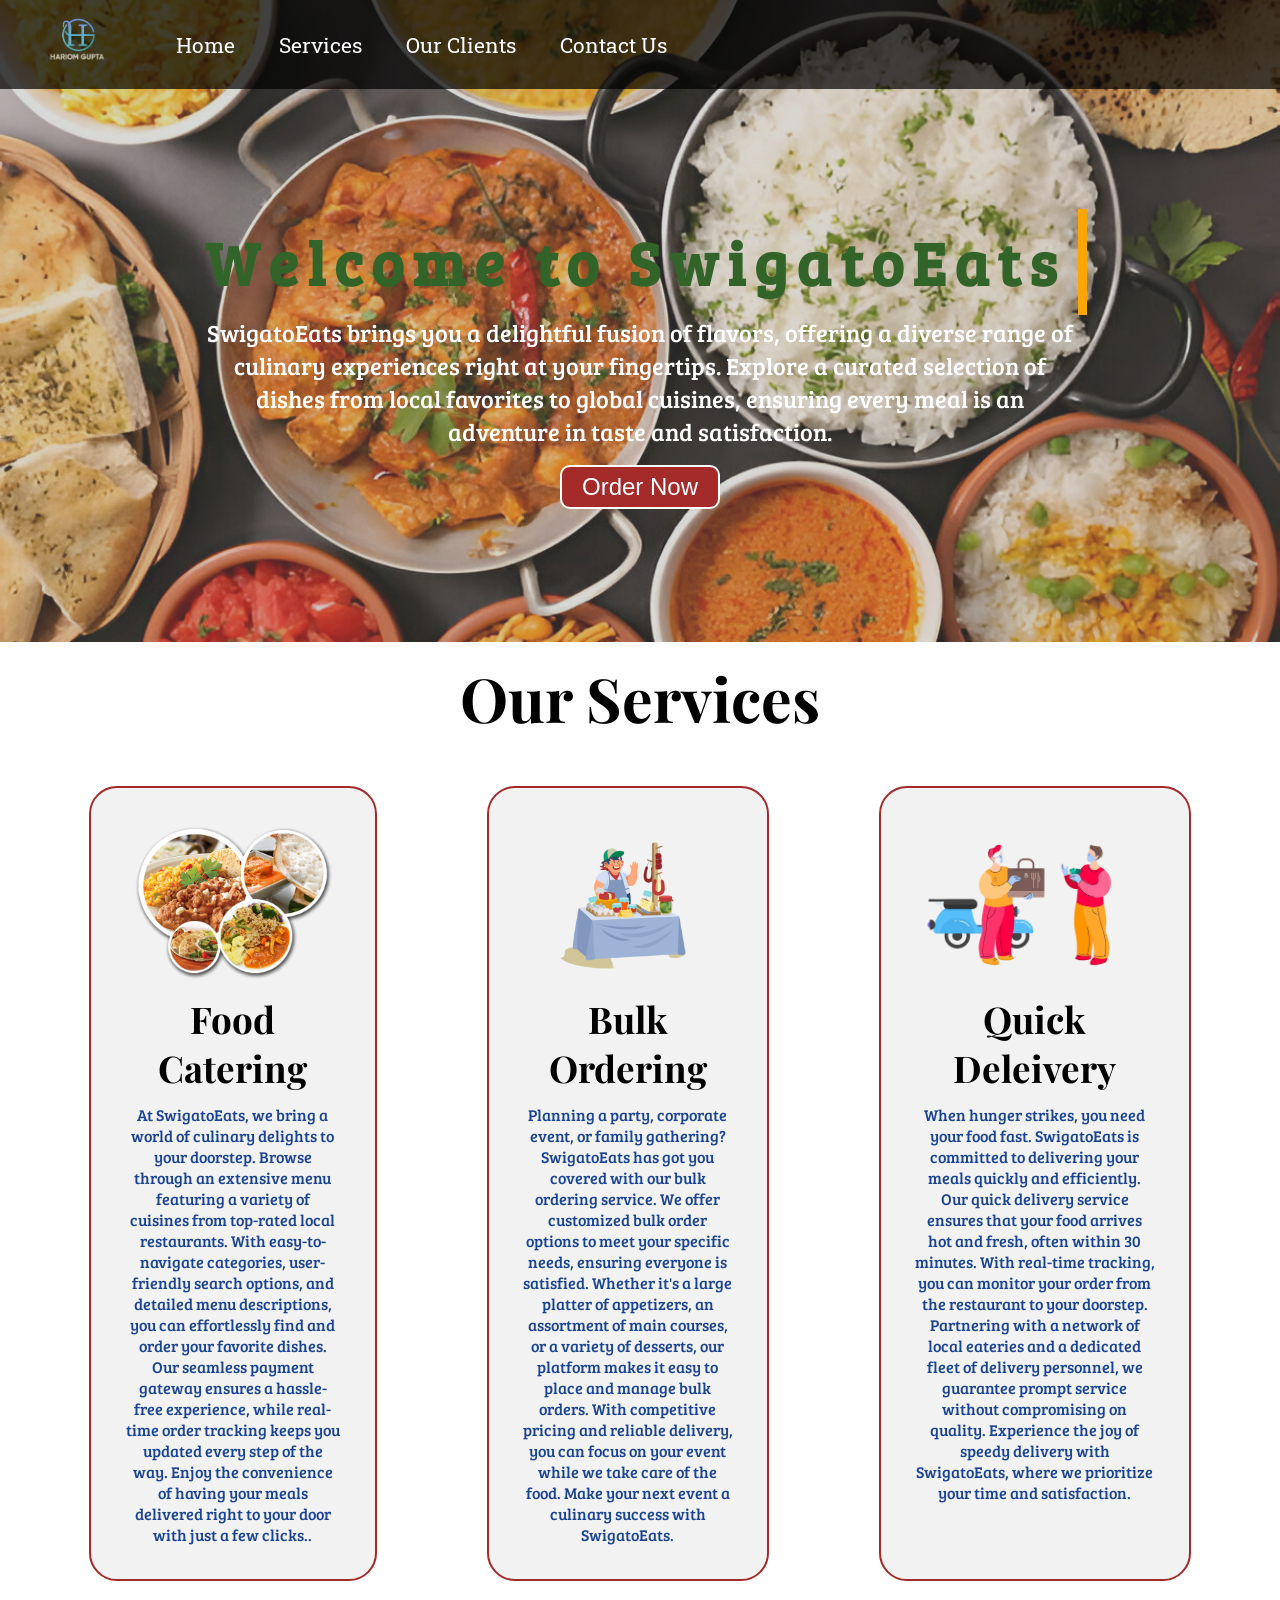
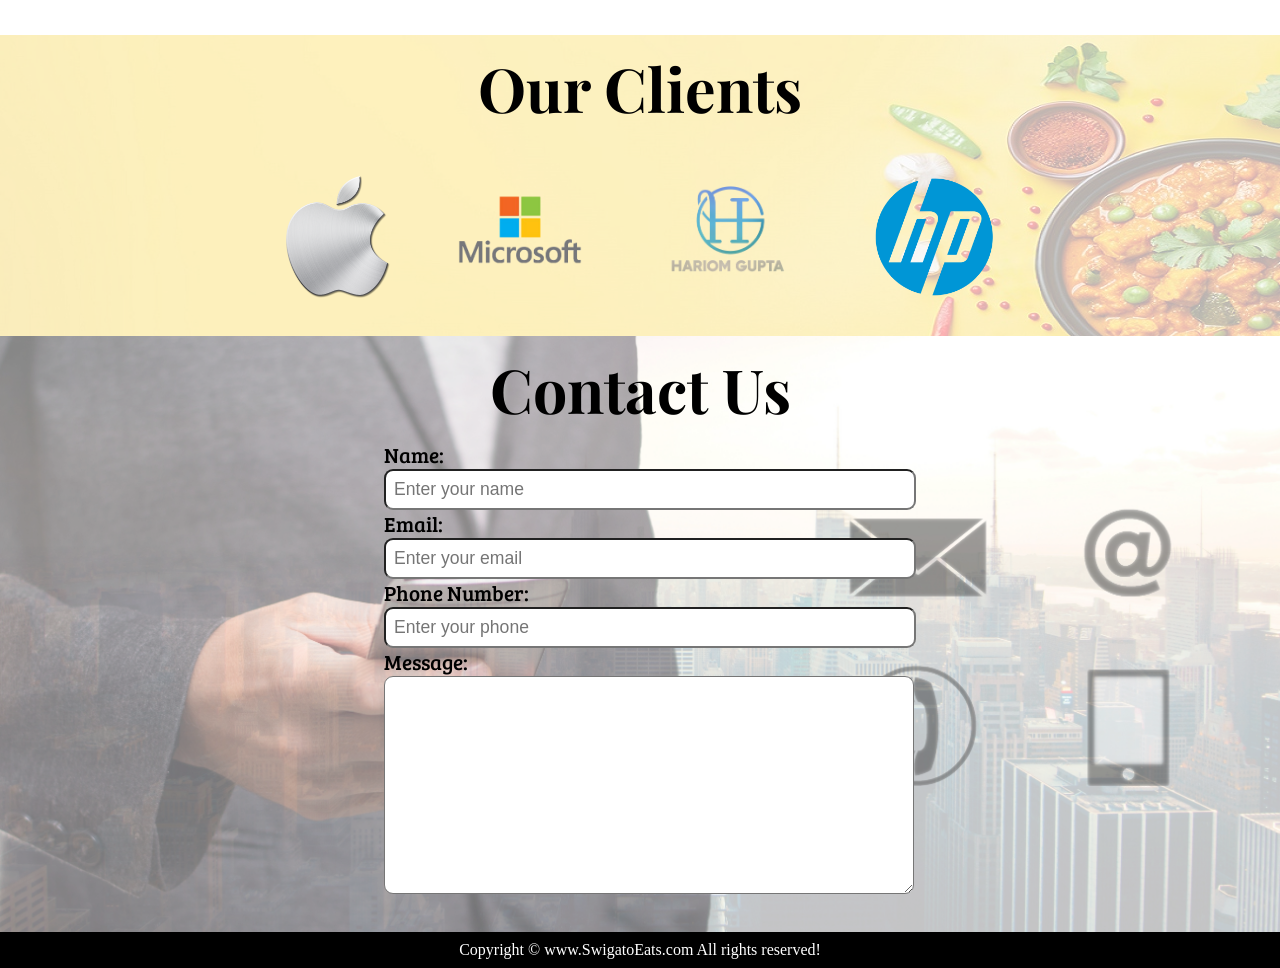
<file: 1. Lannding Page Food Ordering website/index.html>
<!DOCTYPE html>
<html lang="en">

<head>
    <meta charset="UTF-8">
    <meta name="viewport" content="width=device-width, initial-scale=1.0">
    <meta http-equiv="X-UA-Compatible" content="ie=edge">
    <title>Online Food Delivery Service in India | SwigatoEats.com</title>
    <link rel="stylesheet" href="css/style.css">
    <link rel="stylesheet" media="screen and (max-width: 1170px)" href="css/phone.css">
    <link href="https://fonts.googleapis.com/css?family=Baloo+Bhai|Bree+Serif&display=swap" rel="stylesheet">
</head>

<body>
    <nav id="navbar">
        <div id="logo">
            <img src="logo.png" alt="SwigatoEats.com">
        </div>
        <ul>
            <li class="item"><a href="#home">Home</a></li>
            <li class="item"><a href="#services-container">Services</a></li>
            <li class="item"><a href="#client-section">Our Clients</a></li>
            <li class="item"><a href="#contact">Contact Us</a></li>
        </ul>
    </nav>

    <section id="home">
        <h1 class="h-primary">Welcome to SwigatoEats </h1>
        <p>SwigatoEats brings you a delightful fusion of flavors, offering a diverse range of culinary experiences right at your fingertips. Explore a curated selection of dishes from local favorites to global cuisines, ensuring every meal is an adventure in taste and satisfaction.</p>
        <button class="btn">Order Now</button>
    </section>

    <section id="services-container">
        <h1 class="h-primary center">Our Services</h1>
        <div id="services">
            <div class="box">
                <img src="img/1.png" alt="">
                <h2 class="h-secondary center">Food Catering</h2>
                <p class="center">At SwigatoEats, we bring a world of culinary delights to your doorstep. Browse through an extensive menu featuring a variety of cuisines from top-rated local restaurants. With easy-to-navigate categories, user-friendly search options, and detailed menu descriptions, you can effortlessly find and order your favorite dishes. Our seamless payment gateway ensures a hassle-free experience, while real-time order tracking keeps you updated every step of the way. Enjoy the convenience of having your meals delivered right to your door with just a few clicks..</p>
            </div>
            <div class="box">
                <img src="img/2.png" alt="">
                <h2 class="h-secondary center">Bulk Ordering</h2>
                <p class="center">Planning a party, corporate event, or family gathering? SwigatoEats has got you covered with our bulk ordering service. We offer customized bulk order options to meet your specific needs, ensuring everyone is satisfied. Whether it's a large platter of appetizers, an assortment of main courses, or a variety of desserts, our platform makes it easy to place and manage bulk orders. With competitive pricing and reliable delivery, you can focus on your event while we take care of the food. Make your next event a culinary success with SwigatoEats.</p>
            </div>
            <div class="box">
                <img src="img/3.png" alt="">
                <h2 class="h-secondary center">Quick Deleivery</h2>
                <p class="center">When hunger strikes, you need your food fast. SwigatoEats is committed to delivering your meals quickly and efficiently. Our quick delivery service ensures that your food arrives hot and fresh, often within 30 minutes. With real-time tracking, you can monitor your order from the restaurant to your doorstep. Partnering with a network of local eateries and a dedicated fleet of delivery personnel, we guarantee prompt service without compromising on quality. Experience the joy of speedy delivery with SwigatoEats, where we prioritize your time and satisfaction.
                </p>
            </div>
        </div>
    </section>
    <section id="client-section">
        <h1 class="h-primary center">Our Clients</h1>
        <div id="clients">
            <div class="client-item">
                <img src="img/logo1.png" alt="Our Client">
            </div>
            <div class="client-item">
                <img src="img/logo2.png" alt="Our Client">
            </div>
          
            <div class="client-item">
                <img src="img/logo4.png" alt="Our Client">
            </div>
            <div class="client-item">
                <img src="img/logo3.png" alt="Our Client">
            </div>
        </div>

    </section>

    <section id="contact">
        <h1 class="h-primary center">Contact Us</h1>
        <div id="contact-box">
            <form action="">
                <div class="form-group">
                    <label for="name">Name: </label>
                    <input type="text" name="name" id="name" placeholder="Enter your name">
                </div>
                <div class="form-group">
                    <label for="email">Email: </label>
                    <input type="email" name="name" id="email" placeholder="Enter your email">
                </div>
                <div class="form-group">
                    <label for="phone">Phone Number: </label>
                    <input type="phone" name="name" id="phone" placeholder="Enter your phone">
                </div>
                <div class="form-group">
                    <label for="message">Message: </label>
                    <textarea name="message" id="message" cols="30" rows="10"></textarea>
                </div>
            </form>
        </div>
    </section>

    <footer>
        <div class="center">
            Copyright &copy; www.SwigatoEats.com All rights reserved!
        </div>
    </footer>
</body>

</html>
</file>
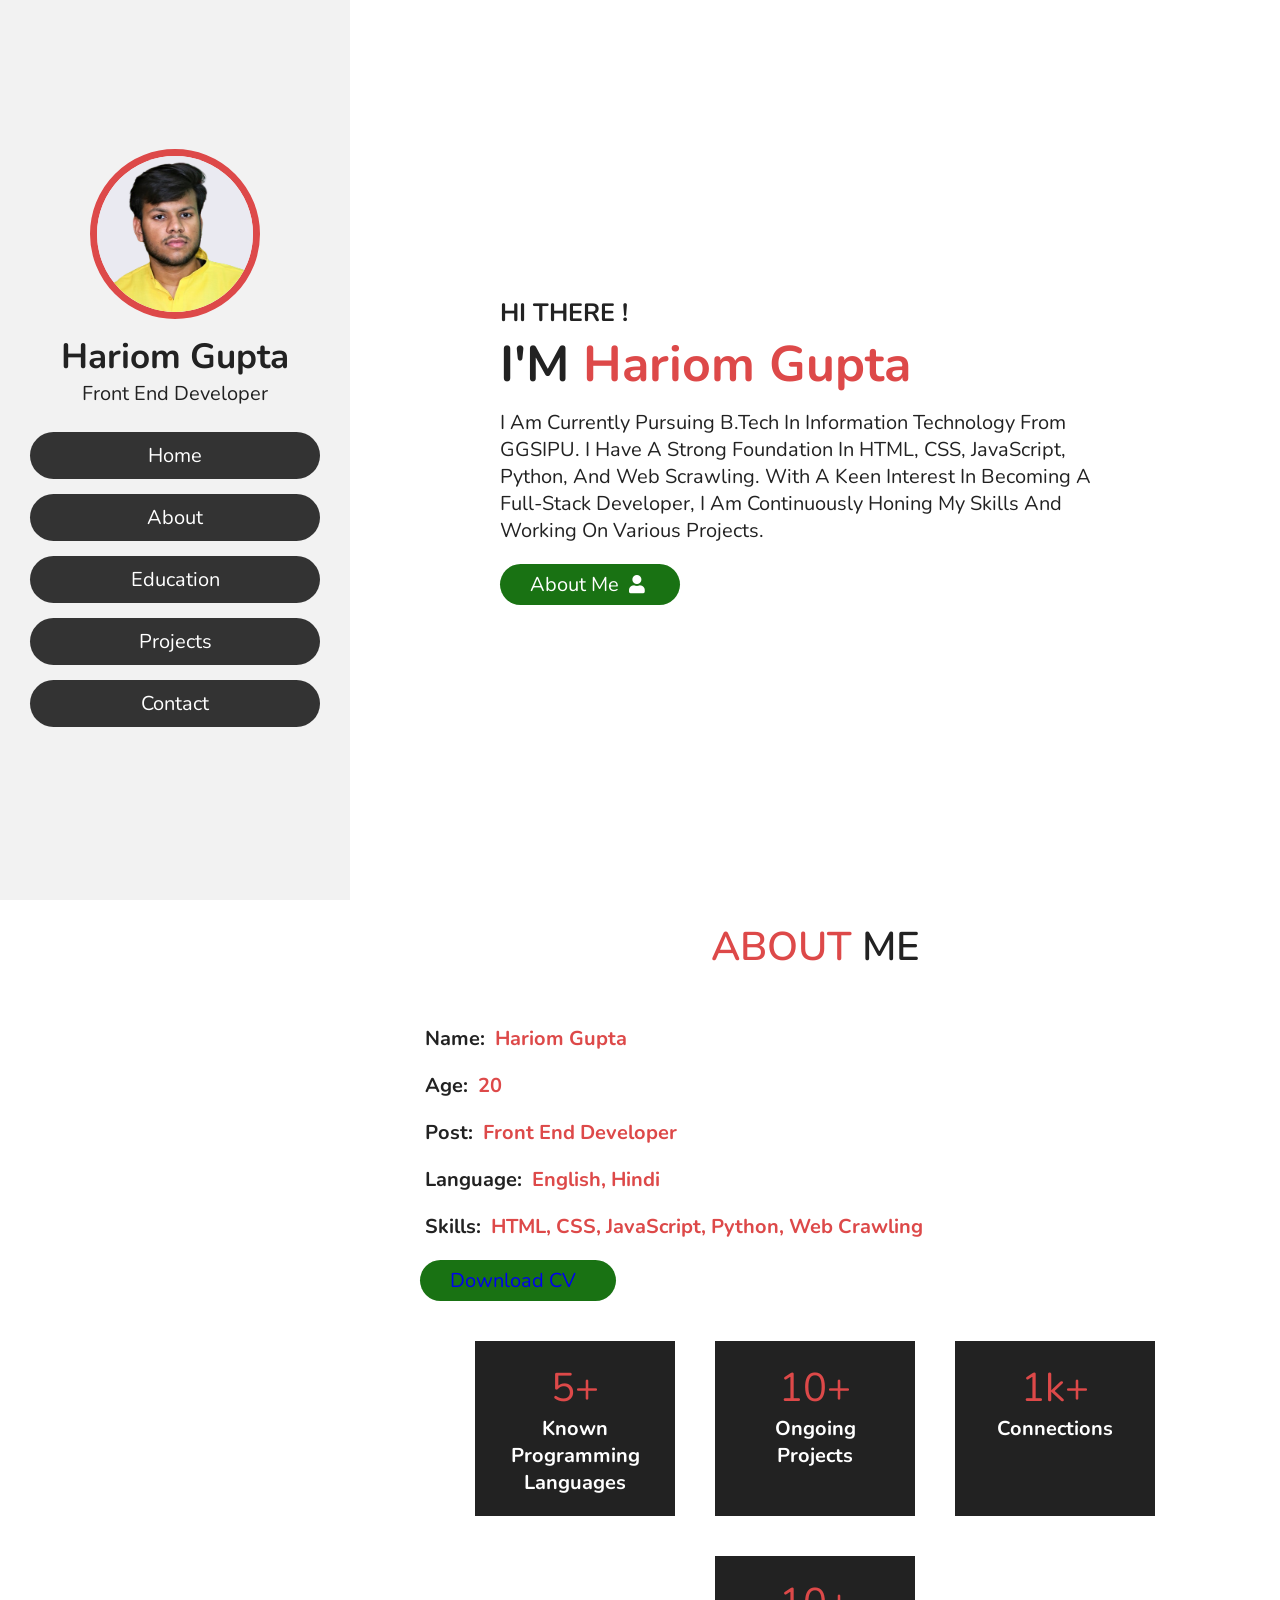
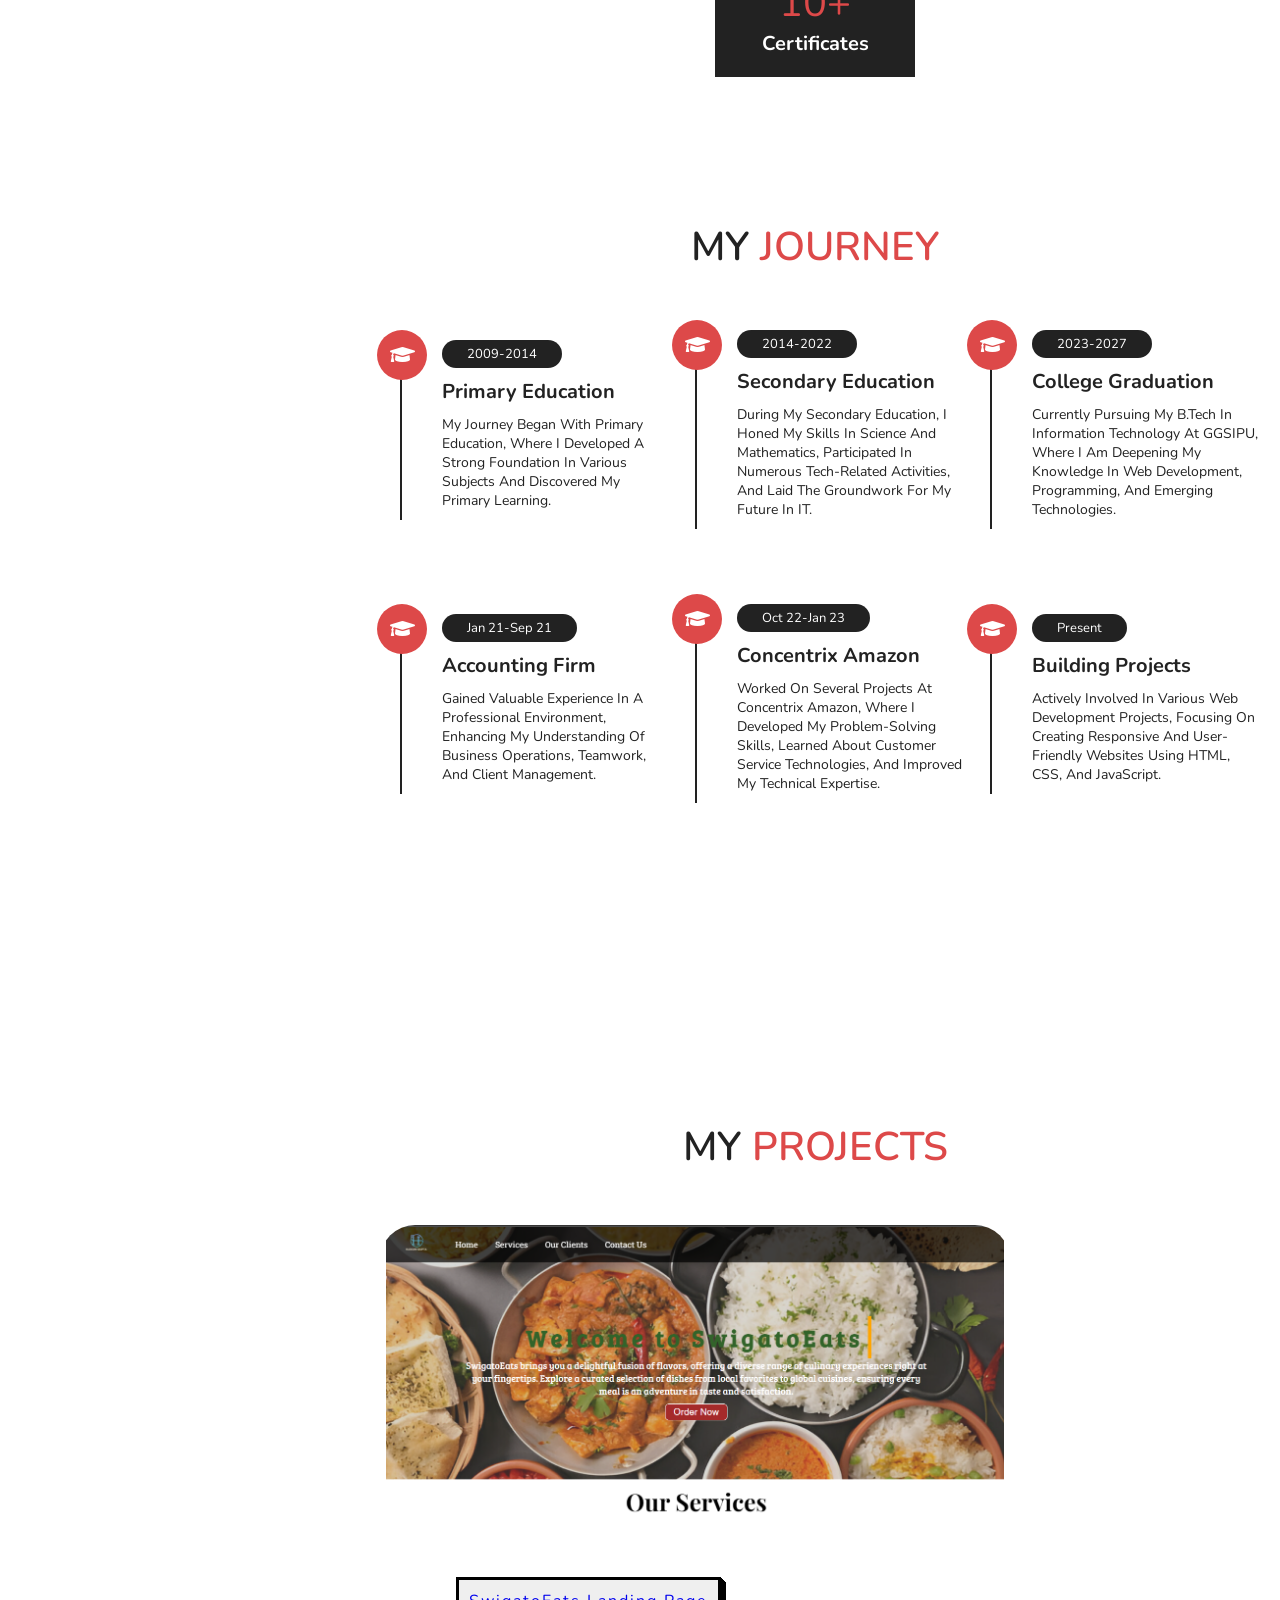
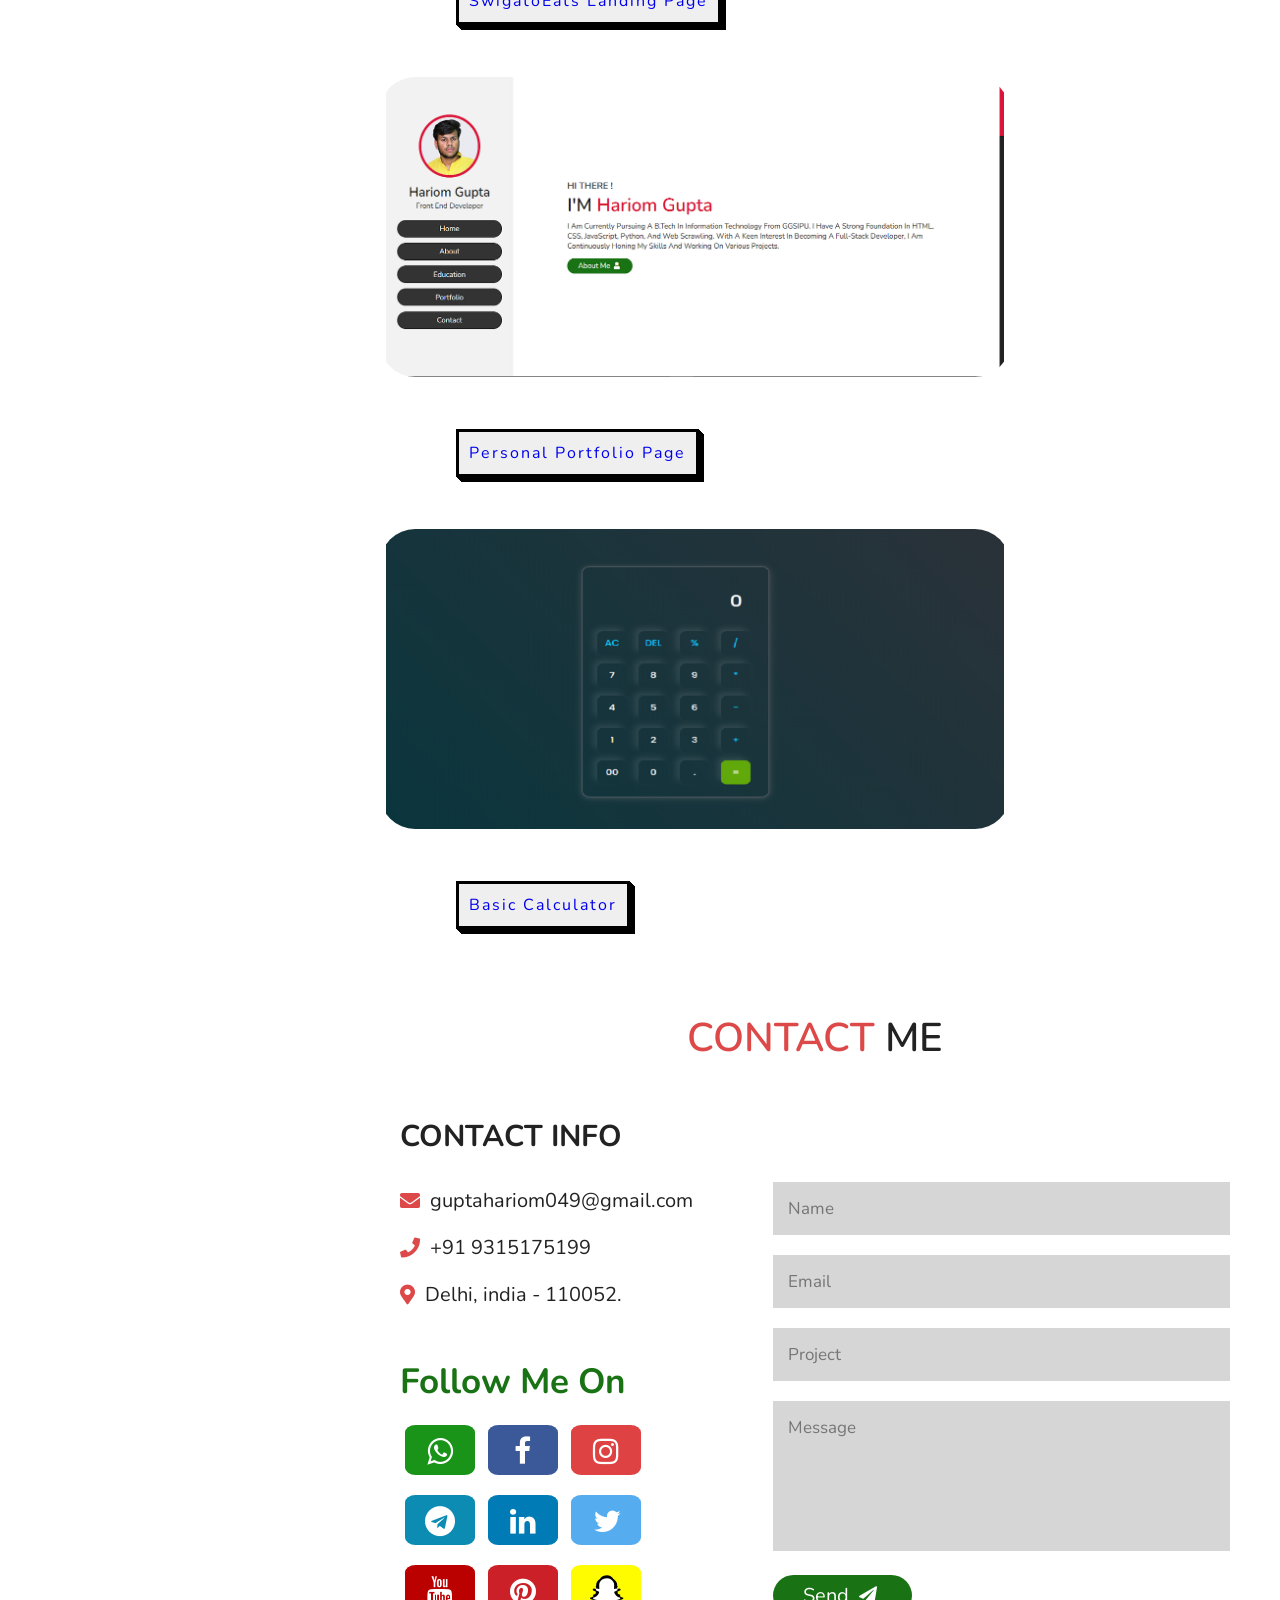
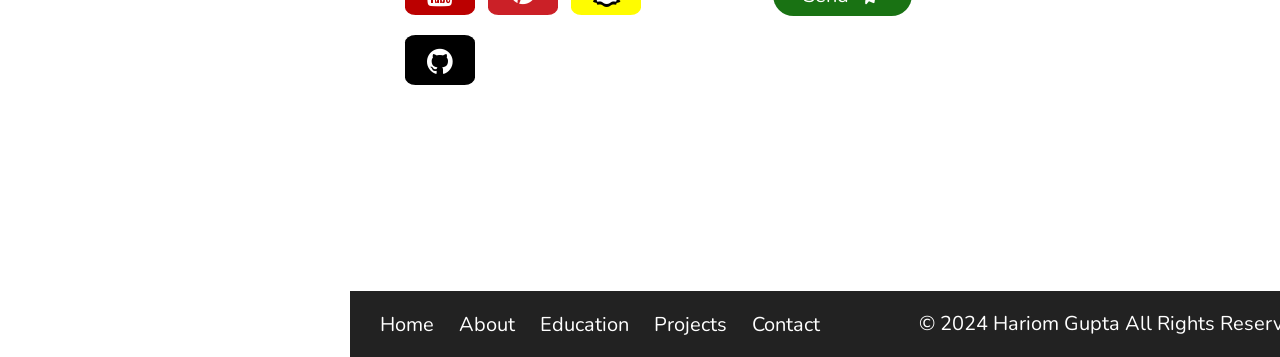
<file: 2. Complete Responsive Personal Portfolio Website/Index.html>
<!DOCTYPE html>
<html lang="en">
<head>
    <meta charset="UTF-8">
    <meta name="viewport" content="width=device-width, initial-scale=1.0">
    <title>Responsive personal portfolio website design tutorial</title>

    <!-- font awesome cdn link  -->
    <link rel="stylesheet" href="https://cdnjs.cloudflare.com/ajax/libs/font-awesome/5.15.2/css/all.min.css">
     <!-- custom css file link  -->
    <link rel="stylesheet" href="style.css">
    <link rel="stylesheet" href="https://cdnjs.cloudflare.com/ajax/libs/font-awesome/4.7.0/css/font-awesome.min.css">
    
</head>
<body>
    
 <!-- Header Section Starts -->

 <header>
 <div class="user">
     <img src="images/profile.jpg" alt="">
     <h3 class="name">Hariom Gupta</h3>
     <p class="post">Front End Developer</p>
 </div>

 <nav class="navbar">
     <ul>
         <li><a href="#home">Home</a></li>
         <li><a href="#about">About</a></li>
         <li><a href="#education">Education</a></li>
         <li><a href="#portfolio">Projects</a></li>
         <li><a href="#contact">Contact</a></li>
     </ul>
 </nav>
</header>

<!-- Header Section Ends -->

<div id="menu" class="fa fa-bars"></div>

<!-- Home Section Starts -->

<section class="home" id="home">

    <h3>HI THERE !</h3>
    <h1>I'M <span>Hariom Gupta</span></h1>
    <p> I am currently pursuing B.Tech in Information Technology from GGSIPU. I have a strong foundation in HTML, CSS, JavaScript, Python, and web scrawling. With a keen interest in becoming a full-stack developer, I am continuously honing my skills and working on various projects.</p>
    <a href="#about"><button class="btn">About Me <i class="fas fa-user"></i></button></a>
</section>

<!-- Home Section Ends -->

<!-- About Section Starts -->

<section class="about" id="about">

    <h1 class="heading"><span>About</span> Me</h1>

    <div class="row">
        <div class="info">
            <h3><span>Name: </span>Hariom Gupta</h3>
            <h3><span>Age: </span>20</h3>
            <h3><span>Post: </span>Front End Developer</h3>
            <h3><span>Language: </span>English, Hindi</h3>
            <h3><span>Skills: </span>HTML, CSS, JavaScript, Python, Web Crawling</h3>
            <a href="#">
                <button class="btn"><a href="https://drive.google.com/file/d/1tp1F0DhohUSlumg2yO19ZxM-d9PRx--T/view?usp=sharing" target="_blank"> Download CV </a><i class="cv-download"></i></button>
            </a>
        </div>

        <div class="counter">
            <div class="box">
                <span>5+</span>
                <h3>Known Programming Languages</h3>
            </div>
            <div class="box">
                <span>10+</span>
                <h3>Ongoing Projects</h3>
            </div>
            <div class="box">
                <span>1k+</span>
                <h3>Connections</h3>
            </div>
            <div class="box">
                <span>10+</span>
                <h3>Certificates</h3>
            </div>

        </div>
    </div>
</section>

<!-- About Section Ends -->

<!-- Education Section Starts -->

<section class="education" id="education">
    <h1 class="heading">My <span>Journey</span></h1>
    <div class="box-container">

    <div class="box">
        <i class="fas fa-graduation-cap"></i>
        <span>2009-2014</span>
        <h3>Primary Education</h3>
        <p>My journey began with primary education, where I developed a strong foundation in various subjects and discovered my Primary learning.</p>
    </div>
   
    <div class="box">
        <i class="fas fa-graduation-cap"></i>
        <span>2014-2022</span>
        <h3>Secondary Education</h3>
        <p>During my secondary education, I honed my skills in science and mathematics, participated in numerous tech-related activities, and laid the groundwork for my future in IT.</p>
    </div>

    <div class="box">
        <i class="fas fa-graduation-cap"></i>
        <span>2023-2027</span>
        <h3>College Graduation</h3>
        <p>Currently pursuing my B.Tech in Information Technology at GGSIPU, where I am deepening my knowledge in web development, programming, and emerging technologies.</p>
    </div>

    <div class="box">
        <i class="fas fa-graduation-cap"></i>
        <span>Jan 21-Sep 21</span>
        <h3>Accounting Firm</h3>
        <p>Gained valuable experience in a professional environment, enhancing my understanding of business operations, teamwork, and client management.</p>
    </div>

    <div class="box">
        <i class="fas fa-graduation-cap"></i>
        <span>Oct 22-Jan 23</span>
        <h3>Concentrix Amazon</h3>
        <p>Worked on several projects at Concentrix Amazon, where I developed my problem-solving skills, learned about customer service technologies, and improved my technical expertise.</p>
    </div>

    <div class="box">
        <i class="fas fa-graduation-cap"></i>
        <span>Present</span>
        <h3>Building Projects</h3>
        <p>Actively involved in various web development projects, focusing on creating responsive and user-friendly websites using HTML, CSS, and JavaScript.</p>
    </div>

</div>
</section>

<!-- Education/Work Section Ends -->

<!-- Portfolio Section Starts -->

<section class="portfolio" id="portfolio">
    <h1 class="heading">My <span>Projects</span></h1>
       <div class="box-container">
                    <div class="box">
            <img src="images/1.jpg" alt="">
            </div>
            <div><button class="portfolio-btn" role="button"><a href="https://github.com/hariomgupta70427/Swigato--Food-Ordering-website"target="_blank">SwigatoEats Landing Page</a> </button></div>
           <div class="box">
            <img src="images/2.jpg" alt="">
        </div>
        <div><button class="portfolio-btn" role="button"><a href="https://github.com/hariomgupta70427/portfolio"target="_blank">Personal Portfolio Page</a></button></div>
        <div class="box">
            <img src="images/3.jpg" alt="">
        </div>
        <div><button class="portfolio-btn" role="button"><a href="https://github.com/hariomgupta70427/Simple-Calculator-html-css-js"target="_blank">Basic Calculator</a></button></div>  
        </div>
    </div>
  </section>

<!-- Portfolio Section Ends -->

<!-- Contact Section Starts -->

<section class="contact" id="contact">

    <h1 class="heading"> <span>contact</span> me </h1>
    
    <div class="row">
    
        <div class="content">
    
            <h3 class="title">contact info</h3>
               
            <div class="info">
                <h3> <i class="fas fa-envelope"></i> guptahariom049@gmail.com </h3>
                <h3> <i class="fas fa-phone"></i> +91 9315175199 </h3>
                <h3> <i class="fas fa-map-marker-alt"></i> Delhi, india - 110052. </h3>
                <div><h1 class="follow-text">Follow Me on</h1> </div>
<div class="social-icons">
    <a href= "https://wa.link/c97l5z"target="_blank"class="fa fa-whatsapp"></a>
    <a href="https://www.facebook.com/hariomgupta049"target="_blank" class="fa fa-facebook"></a>
    <a href="https://www.instagram.com/hariomgupta70427/"target="_blank" class="fa fa-instagram"></a>
    <a href="https://t.me/hariomgupta70427"target="_blank" class="fa fa-telegram"></a>
    <a href="https://www.linkedin.com/in/hariomgupta70427/"target="_blank" class="fa fa-linkedin"></a>
    <a href="https://twitter.com/hariom70427"target="_blank" class="fa fa-twitter"></a>
    <a href="https://www.youtube.com/channel/UCZTJ1uDpGGfW-fTkFq64yOg"target="_blank" class="fa fa-youtube"></a>
    <a href="https://www.pinterest.com/hariomgupta70427"target="_blank" class="fa fa-pinterest"></a>
    <a href="https://www.snapchat.com/add/hariomgupta049"target="_blank" class="fa fa-snapchat-ghost"></a>
    <a href="https://github.com/hariomgupta70427"target="_blank" class="fa fa-github"></a></div>
            </div>
           </div>
    
        <form action="">
    
            <input type="text" placeholder="name" class="box">
            <input type="email" placeholder="email" class="box">
            <input type="text" placeholder="project" class="box">
            <textarea name="" id="" cols="30" rows="10" class="box message" placeholder="message"></textarea>
            <button type="submit" class="btn"> send <i class="fas fa-paper-plane"></i> </button>
    
        </form>
        </div>
    </section>  
    <!-- Contact Section Ends -->
    <footer class="footer">
        <div class="container">
            <div class="footer-content">
                <div class="footer-links">
                    <a href="#home">Home</a>
                    <a href="#about">About</a>
                    <a href="#education">Education</a>
                    <a href="#portfolio">Projects</a>
                    <a href="#contact">Contact</a>
                </div>
                
                </div>
                <div class="footer-copyright">
                    <p>&copy; 2024 Hariom Gupta All rights reserved.</p>
                </div>
            </div>
        </div>
    </footer>
    <!-- Footer Section Ends -->
   


<!-- jquery cdn link  -->
<script src="https://cdnjs.cloudflare.com/ajax/libs/jquery/3.6.0/jquery.min.js"></script>

<!-- custom js file link  -->
<script src="script.js"></script>

</body>
</html>
</file>
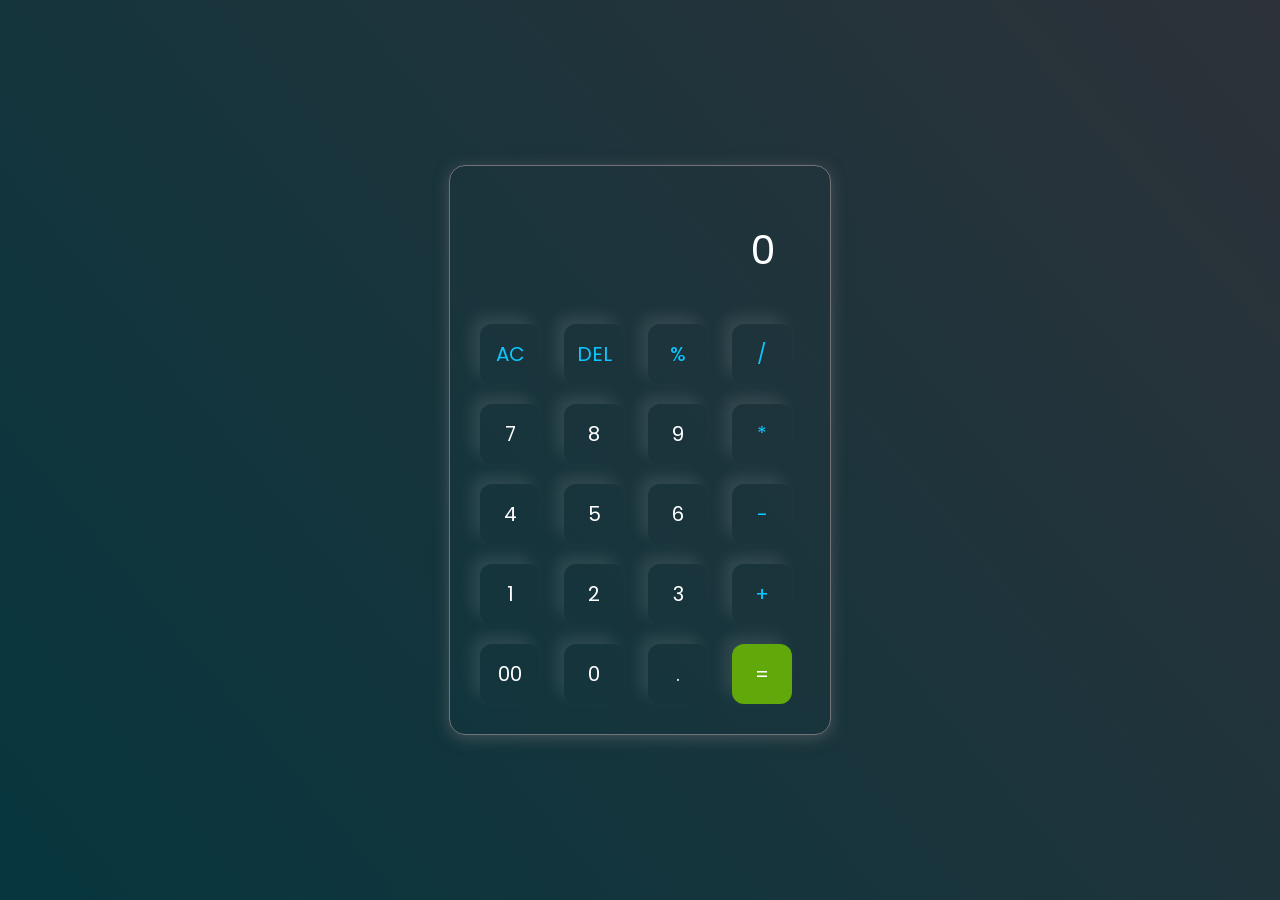
<file: 3. Simple Calculator-html,css,js/index.html>
<!DOCTYPE html>
<html lang="en">
  <head>
    <meta charset="UTF-8" />
    <meta http-equiv="X-UA-Compatible" content="IE=edge" />
    <meta name="viewport" content="width=device-width, initial-scale=1.0" />
    <link rel="stylesheet" href="style.css" />
    <title>Calculator - By Hariom Gupta</title>
  </head>
  <body>
      <div class="container">
      <div class="calculator">
        <input type="text" id="inputBox" placeholder="0" />
        <div>
          <button class="button operator">AC</button>
          <button class="button operator">DEL</button>
          <button class="button operator">%</button>
          <button class="button operator">/</button>
        </div>
        <div>
          <button class="button">7</button>
          <button class="button">8</button>
          <button class="button">9</button>
          <button class="button operator">*</button>
        </div>
        <div>
          <button class="button">4</button>
          <button class="button">5</button>
          <button class="button">6</button>
          <button class="button operator">-</button>
        </div>
        <div>
          <button class="button">1</button>
          <button class="button">2</button>
          <button class="button">3</button>
          <button class="button operator">+</button>
        </div>

        <div>
          <button class="button">00</button>
          <button class="button">0</button>
          <button class="button">.</button>
          <button class="button equalBtn">=</button>
        </div>
      </div>
    </div>

    <script src="script.js"></script>
  </body>
</html>
</file>
<file: 1. Lannding Page Food Ordering website/css/style.css>
/* CSS Reset */

@import url('https://fonts.googleapis.com/css2?family=Belanosima:wght@400;600;700&family=Roboto+Slab:wght@100..900&display=swap');
@import url('https://fonts.googleapis.com/css2?family=Playfair+Display:ital,wght@0,400..900;1,400..900&display=swap');
*{
    margin: 0;
    padding: 0;
}

html{
    scroll-behavior: smooth;
}

/* CSS Variables */
:root{
    --navbar-height: 59px;
}

/* Navigation Bar */
#navbar{
    display: flex;
    align-items: center;
    position: sticky;
    top: 0px;
}

#navbar::before{
    content: "";
    background-color: black;
    position: absolute;
    top:0px;
    left:0px;
    height: 100%;
    width:100%;
    z-index: -1;
    opacity: 0.7;
}

/* Navigation Bar: Logo and Image */
#logo{
    margin: 10px 34px;
}

#logo img{
    height: 59px;
    margin: 3px 6px;
}


/* Navigation Bar: List Styling */

#navbar ul{
    display: flex;
    font-family: "Roboto Slab", serif;
}

#navbar ul li{ 
    list-style: none;
    font-size: 1.3rem;
}

#navbar ul li a{
    color: white;
    display: block;
    padding: 3px 22px;
    border-radius: 20px;
    text-decoration: none;
}

#navbar ul li a:hover{
    color: black;
    background-color: white;
}

/* Home Section */
#home{
    display: flex;
    flex-direction: column;
    padding:3px 200px;
    height: 550px;
    justify-content: center;
    align-items: center;
}

#home::before{ 
    content: "";
    position: absolute;
    background: url('../bg1.jpg') no-repeat center center/cover;
    height: 642px;
    top:0px;
    left:0px;
    width: 100%;
    z-index: -1;
    filter: brightness(1) contrast(0.7);
}

#home h1{
    color:#32642a;
    text-align: center;
    font-family: 'Bree Serif', serif;
    overflow: hidden; /* Ensures the content is not revealed until the animation */
    border-right: .15em solid orange; /* The typwriter cursor */
    white-space: nowrap; /* Keeps the content on a single line */
    margin: 1px; /* Gives that scrolling effect as the typing happens */
    letter-spacing: .15em; /* Adjust as needed */
    animation: typing 4s steps(20, end),
    blink-caret .75s step-end infinite;
}
  
  /* The typing effect */
  @keyframes typing {
    from { width: 0 }
    to { width: 100% }
  }
  
  /* The typewriter cursor effect */
  @keyframes blink-caret {
    from, to { border-color: transparent }
    50% { border-color: orange; }
  }

#home p{
    color: #ffffff;
    text-align: center;
    font-size: 1.5rem;
    font-family: 'Bree Serif', serif;
}
/* Services Section */
#services{
    margin: 34px;
    display: flex;
}
#services .box{ 
    border: 2px solid brown;
    padding: 34px;
    margin: 2px 55px;
    border-radius: 28px;
    background: #f2f2f2;
    margin-bottom: 20px;
}

#services .box img{ 
   height: 160px;
   margin: auto;
   display: block;
}

#services .box p{
    font-family: 'Bree Serif', serif;
    color: #1a4492;

} 

/* Clients Section */
#client-section{ 
    position: relative;
}

#client-section::before{
 content: "";
 position: absolute;
 background: url('../bg.jpg');
 width: 100%;
 height: 100%;
 z-index: -1;
 opacity: 0.3;
}

#clients{
    display: flex;
    justify-content: center;
    align-items: center;
}

.client-item{
    padding: 34px;
}

#clients img{
    height: 124px;
}


/* Contact Section */
#contact{
    position: relative;
}
#contact::before{
    content: "";
    position: absolute;
    width: 100%;
    height: 100%;
    z-index: -1;
    opacity: 0.7;
    background: url('../contact.jpg') no-repeat center center/cover;

}
#contact-box{
    display: flex;
    justify-content: center;
    align-items: center;
    padding-bottom: 34px;
}
#contact-box input, 
#contact-box textarea{
    width: 100%;
    padding: 0.5rem;
    border-radius: 9px;
    font-size: 1.1rem;
} 

#contact-box form{
    width: 40%;
}

#contact-box label{
   font-size: 1.3rem;
   font-family: 'Bree Serif', serif;

}


footer{
    background: black;
    color: white;
    padding: 9px 20px;
}

/* Utility Classes */
.h-primary{
    font-family: "Playfair Display", serif;
    font-size: 3.8rem;
    padding: 12px;
}

.h-secondary{
    font-family: "Playfair Display", serif;
    font-size: 2.3rem;
    padding: 12px;
}

.btn{
    padding: 6px 20px;
    border: 2px solid white;
    background-color: brown;
    color: white;
    margin: 17px;
    font-size: 1.5rem;
    border-radius: 10px;
    cursor:pointer;
}

.center{
    text-align: center;
    animation: zoomIn 1.5s ease-in-out;
}

@keyframes zoomIn {
    from {
        transform: scale(0.5);
        opacity: 0;
    }
    to {
        transform: scale(1);
        opacity: 1;
    }
}
</file>
<file: 1. Lannding Page Food Ordering website/css/phone.css>
/* Navigation */
#navbar {
    flex-direction: column;
}

#navbar ul li a{
    font-size: 1rem;
    padding: 0px 7px;
    padding-bottom: 8px;
}
/* Home section */
#home{
    height: 370px; 
    padding: 3px 28px;
}

#home::before{
    height: 480px; 
}

#home p{
    font-size: 13px;
}

/* Services section  */
#services{
    flex-direction: column;
}

#services .box { 
    padding: 14px;
    margin: 2px 0px; 
    margin-bottom: 20px;
}

/* Clients section */
#clients{
    flex-wrap: wrap;
}

#clients img{
    width: 66px;
    padding: 6px;
    height: auto;
}

/* Contact us section */
#contact-box form{
    width:80%;
}
/* Footer */

/* Utility classes */
.h-primary{
    font-size:26px;
}
.btn{
    font-size: 13px;
    padding: 4px 8px;
}
</file>
<file: 2. Complete Responsive Personal Portfolio Website/style.css>
@import url('https://fonts.googleapis.com/css2?family=Nunito:wght@200;300;400;600&display=swap');

:root {
    --color: #dd4949;
}
* {
    font-family: 'Nunito', sans-serif;
    margin: 0;
    padding: 0;
    box-sizing: border-box;
    text-decoration: none;
    outline: none;
    border: none;
    text-transform: capitalize;
    transition: all .2s linear;
}
*::selection {
    background: var(--color);
    color: #333;
}
html {
    font-size: 62.5%;
    overflow-x: hidden;
    scroll-behavior: smooth;
}
html::-webkit-scrollbar {
    width: 1.4rem;
}
html::-webkit-scrollbar-track {
    background: #222;
}
html::-webkit-scrollbar-thumb {
    background: var(--color);
}
body {
    background: #fff;
    overflow-x: hidden;
    padding-left: 35rem;
}
section {
    min-height: 100vh;
    padding: 1rem;
}
.btn {
    padding: .7rem 3rem;
    background: #197213;
    color: #fff;
    cursor: pointer;
    margin-top: 1rem;
    font-size: 2rem;
    border-radius: 5rem;
}
.btn i {
    padding: 0 .5rem;
    font-size: 1.8rem;
}
.btn:hover {
    background: var(--color);
}

.button-54:active {
  box-shadow: 0px 0px 0px 0px;
  top: 5px;
  left: 5px;
}

@media (min-width: 768px) {
  .button-54 {
    padding: 0.25em 0.75em;
  }
}
.heading {
    text-align: center;
    margin: 0 6rem;
    text-transform: uppercase;
    font-size: 4rem;
    padding: 1rem;
    border-bottom: .1rem solid #fff4;
    color: #222;
    font-weight: 600;
}
.heading span {
    color: var(--color);
    text-transform: uppercase;
    font-weight: 600;
}
/* Header Section */

header {
    position: fixed;
    top: 0;
    left: 0;
    z-index: 1000;
    height: 100%;
    width: 35rem;
    background: #f2f2f2;
    display: flex;
    align-items: center;
    justify-content: center;
    flex-flow: column;
    text-align: center;
}
header .user img {
    height: 17rem;
    width: 17rem;
    border-radius: 50%;
    object-fit: cover;
    margin-bottom: 1rem;
    border: .7rem solid var(--color);
}
header .user .name {
    font-size: 3.5rem;
    color: #222;
}
header .user .post {
    font-size: 2rem;
    color: #222;
}
header .navbar {
    width: 100%;
}
header .navbar ul {
    list-style: none;
    padding: 1rem 3rem;
}
header .navbar ul li a {
    display: block;
    padding: 1rem;
    margin: 1.5rem 0;
    background: #333;
    color: #fff;
    font-size: 2rem;
    border-radius: 5rem;
}
header .navbar ul li a:hover {
    background: var(--color);
}
#menu {
    position: fixed;
    top: 2rem;
    right: 2rem;
    background: #333;
    color: #fff;
    cursor: pointer;
    font-size: 2.5rem;
    padding: 1rem 1.5rem;
    z-index: 1000;
    display: none;
}

/* Home Section Starts */

.home {
    display: flex;
    justify-content: center;
    flex-flow: column;
    padding: 0 15rem;
}
.home h3 {
    font-size: 2.5rem;
    color: #222;
}
.home h1 {
    font-size: 5rem;
    color: #222;
}
.home h1 span {
    color: var(--color);
}
.home p {
    font-size: 2rem;
    color: #222;
    padding: 1rem 0;
}

/* Home Section Ends */

/* About Section Starts */

.about .row {
    display: flex;
    align-items: center;
    justify-content: center;
    flex-wrap: wrap;
    padding: 1rem 0;
}
.about .row .info {
    flex: 1 1 48rem;
    padding: 2rem 1rem;
    padding-left: 6rem;
}
.about .row .info h3 {
    font-size: 2rem;
    color: var(--color);
    font-weight: bold;
    padding: 1rem 0;
}
.about .row .info h3 span {
    color: #222;
    padding: 0 .5rem;
}
.about .row .counter {
    flex: 1 1 48rem;
    display: flex;
    justify-content: center;
    flex-wrap: wrap;
}
.about .row .counter .box {
    width: 20rem;
    background: #222;
    text-align: center;
    padding: 2rem;
    margin: 2rem;
}
.about .row .counter .box span {
    font-size: 4rem;
    color: var(--color);
}
.about .row .counter .box h3 {
    font-size: 2rem;
    color: #fff;
}

/* About Section Ends */

/* Education Section Starts */

.education .box-container {
    display: flex;
    align-items: center;
    justify-content: space-between;
    flex-wrap: wrap;
    padding: 1rem 0;
    padding-left: 3rem;
}
.education .box-container .box {
    width: 27rem;
    margin: 4rem 1rem;
    padding-left: 4rem;
    border-left: .2rem solid #222;
    position: relative;
}
.education .box-container .box span {
    font-size: 1.3rem;
    background: #222;
    color: #fff;
    border-radius: 5rem;
    padding: .5rem 2.5rem;
}
.education .box-container .box h3 {
    font-size: 2rem;
    color: #222;
    padding-top: 1.5rem;
}
.education .box-container .box p {
    font-size: 1.4rem;
    color: #222;
    padding: 1rem 0;
}
.education .box-container .box i {
    position: absolute;
    top: -1.5rem;
    left: -2.5rem;
    height: 5rem;
    width: 5rem;
    border-radius: 50%;
    line-height: 5rem;
    color: #fff;
    text-align: center;
    font-size: 2rem;
    background: var(--color);
}

/* Education Section Ends */

/* Portfolio Section Starts */

.portfolio .box-container {
    display: flex;
    align-items: center;
    justify-content: initial;
    flex-wrap: wrap;
    padding: 2rem 0;
}
.portfolio .box-container .box {
    height: 30rem;
    width: 63rem;
    border-radius: 1rem;
    margin: 2rem;
    overflow: hidden;
    cursor: pointer;
}
.portfolio .box-container .box img {
    height: 100%;
    width: 100%;
    object-fit: contain;
    border-radius: 35px;
}
.portfolio .box-container .box:hover img {
    transform: scale(1.2);
}
 
.portfolio-btn {
    font-family: "Open Sans", sans-serif;
    font-size: 16px;
    letter-spacing: 2px;
    text-decoration: none;
    text-transform: uppercase;
    color: #000;
    cursor: pointer;
    border: 3px solid;
    padding: 0.25em 0.5em;
    box-shadow: 1px 1px 0px 0px, 2px 2px 0px 0px, 3px 3px 0px 0px, 4px 4px 0px 0px, 5px 5px 0px 0px;
    position: relative;
    user-select: none;
    -webkit-user-select: none;
    touch-action: manipulation;
    margin-left: 6em;
    margin-left: 6em;
    margin-right: 7em;
    margin-top: 2em;
    margin-bottom: 2em;
    padding: 1rem;
  }
  
  .portfolio-btn:active {
    box-shadow: 0px 0px 0px 0px;
    top: 5px;
    left: 5px;
  }
  
  @media (min-width: 768px) {
    .button-54 {
      padding: 0.25em 0.75em;
    }
  }

/* Portfolio Section Ends */

/* Contact Section Starts */

.contact .row {
    display: flex;
    align-items: center;
    justify-content: center;
    flex-wrap: wrap;
}
.contact .row .content {
    flex: 1 1 30rem;
    padding: 4rem;
    padding-bottom: 86px;
}
.contact .row form {
    flex: 1 1 45rem;
    padding: 2rem;
    margin: 2rem;
    margin-bottom: 4rem;
}
.contact .row form .box {
    padding: 1.5rem;
    margin: 1rem 0;
    background: #3333;
    color: #222;
    text-transform: none;
    font-size: 1.7rem;
    width: 100%;
}
.contact .row form .box::placeholder {
    text-transform: capitalize;
}
.contact .row form .message {
    height: 15rem;
    resize: none;
}
.contact .row .content .title {
    text-transform: uppercase;
    color: #222;
    font-size: 3rem;
    padding-bottom: 2rem;
}
.contact .row .content .info h3 {
    display: flex;
    align-items: center;
    font-size: 2rem;
    text-transform: none;
    color: #222;
    padding: 1rem 0;
    font-weight: normal;
}
.contact .row .content .info h3 i {
    padding-right: 1rem;
    color: var(--color);
}

/* Contact Section Ends */
.follow-text{
    text-align: center;
    color: #197213;
    justify-content: center;
    size: 50px;
    left: 0rem;
    bottom: -40px;
    position: relative;
    font-size: 35px;
   display: inline;
}
.social-icons{
    display: inline-block;
    position: relative;
    bottom: -50px;
}
.fa {
    padding: 20px;
    font-size: 30px;
    width: 70px; /* Increased size of the box */
    text-align: center;
    text-decoration: none;
    margin: 10px 5px; /* Increased margin between icons */
    transition: transform 0.3s; /* Added transition for animation */
    border-radius: 15%;
    display: inline-block;
    position: relative;
  }
  
  .fa:hover {
    transform: translateY(-10px); /* Move the icon up */
  }
  
 
  .fa::before {
    display: inline-block;
    transform: scale(3); /* Adjust this value to increase the icon size */
  }
  
  .fa::after {
    content: attr(data-icon);
    font-family: FontAwesome;
    font-size: 30px; /* Match the font-size of the icon */
    position: absolute;
    top: 50%;
    left: 50%;
    transform: translate(-50%, -50%) scale(1.5);
    opacity: 0;
    transition: opacity 0.3s;
  }
  
  .fa-whatsapp{
    background: rgb(25, 148, 25);
    color: white;}
    
  .fa-facebook {
    background: #3B5998;
    color: white;
  }
  
  .fa-twitter {
    background: #55ACEE;
    color: white;
  }

  .fa-telegram {
    background: rgb(12, 140, 179);
    color: white;
  }
  .fa-linkedin {
    background: #007bb5;
    color: white;
  }
  
  .fa-youtube {
    background: #bb0000;
    color: white;
  }
  
  .fa-instagram {
    background: #df4242;
    color: white;
  }
  
  
  .fa-pinterest {
    background: #cb2027;
    color: white;
  }
  
  .fa-snapchat-ghost {
    background: #fffc00;
    color: white;
    text-shadow: -1px 0 black, 0 1px black, 1px 0 black, 0 -1px black;
  }
  .fa-github{
    background: black;
    color: white;
  }

/* Footer Section Style */
.footer {
    background-color: #222;
    color: #fff;
    padding: 2rem 0;
    text-align: center;
}

.footer .container {
    max-width: 1200px;
    margin: 0 auto;
    padding: 0 2rem;
}

.footer-content {
    display: flex;
    flex-wrap: wrap;
    justify-content: space-between;
    align-items: center;
}

.footer-links {
    margin-bottom: 1rem;
    font-size: 2rem;
}

.footer-links a {
    color: #fff;
    margin: 0 1rem;
    text-decoration: none;
    transition: color 0.3s ease;
}

.footer-links a:hover {
    color: var(--color);
}

.footer-social a {
    color: #fff;
    margin: 0 1rem;
    font-size: 1.6rem;
    transition: color 0.3s ease;
}

.footer-social a:hover {
    color: var(--color);
}

.footer-social {
    margin-bottom: 1rem;
}

.footer-copyright {
    margin-top: -3.8rem;
    font-size: 2rem;
    position: relative;
    left: 30rem;
}

@media (max-width: 768px) {
    .footer-content {
        flex-direction: column;
        text-align: center;
    }

    .footer-links {
        margin-bottom: 1rem;
    }

    .footer-copyright {
        margin-top: 1rem;
        font-size: 1.6rem;
        left: 0; /* Resetting left position */
        text-align: center; /* Centering the text */
    }
}

@media (max-width: 480px) {
    .footer-links {
        font-size: 1.4rem;
    }

    .footer-copyright {
        font-size: 1.4rem;
    }
}

/* Media Queries */

 @media (max-width:1200px) {
     html {
         font-size: 55%;
     }
     .home {
         padding: 1rem 4rem;
     }
 }
 @media (max-width:991px) {
     header {
         left: -120%;
     }
     #menu {
         display: block;
     }
     header.toggle {
         left: 0%;
     }
     body {
         padding: 0;
     }
 }
 @media (max-width:768px) {
     html {
         font-size: 50%;
     }
 }
@media (max-width:400px) {
    header {
        width: 100vw;
    }
    .heading {
        margin: 0 3rem;
    }
    .about .row .counter .box {
        width: 100%;
    }
    .education .box-container .box {
        width: 100%;
    }
    .portfolio .box-container .box {
        width: 100%;
    }
    .contact .row form {
        margin: 3rem 0;
    }
}
</file>
<file: 3. Simple Calculator-html,css,js/style.css>
@import url('https://fonts.googleapis.com/css2?family=Poppins:wght@500&display=swap');

*{
    margin: 0;
    padding: 0;
    box-sizing: border-box;
    font-family: 'Poppins', sans-serif;
}

body{
    width: 100%;
    height: 100vh;
    display: flex;
    justify-content: center;
    align-items: center;
    background: linear-gradient(50deg, #07363e, #2d3239);
}

.calculator{
    border: 1px solid #717377;
    padding: 20px;
    border-radius: 16px;
    background: transparent;
    box-shadow: 0px 3px 15px rgba(113, 115, 119, 0.5);

}

input{
    width: 320px;
    border: none;
    padding: 24px;
    margin: 10px;
    background: transparent;
    box-shadow: 0px 3px 15px rgbs(84, 84, 84, 0.1);
    font-size: 40px;
    text-align: right;
    cursor: pointer;
    color: #ffffff;
}

input::placeholder{
    color: #ffffff;
}

button{
    border: none;
    width: 60px;
    height: 60px;
    margin: 10px;
    border-radius: 20%;
    background: transparent;
    color: #ffffff;
    font-size: 20px;
    box-shadow: -8px -8px 15px rgba(255, 255, 255, 0.1);
    cursor: pointer;
}

.equalBtn{
    background-color: #61a80b;
}

.operator{
    color: #0ec6ff;
}
</file>
